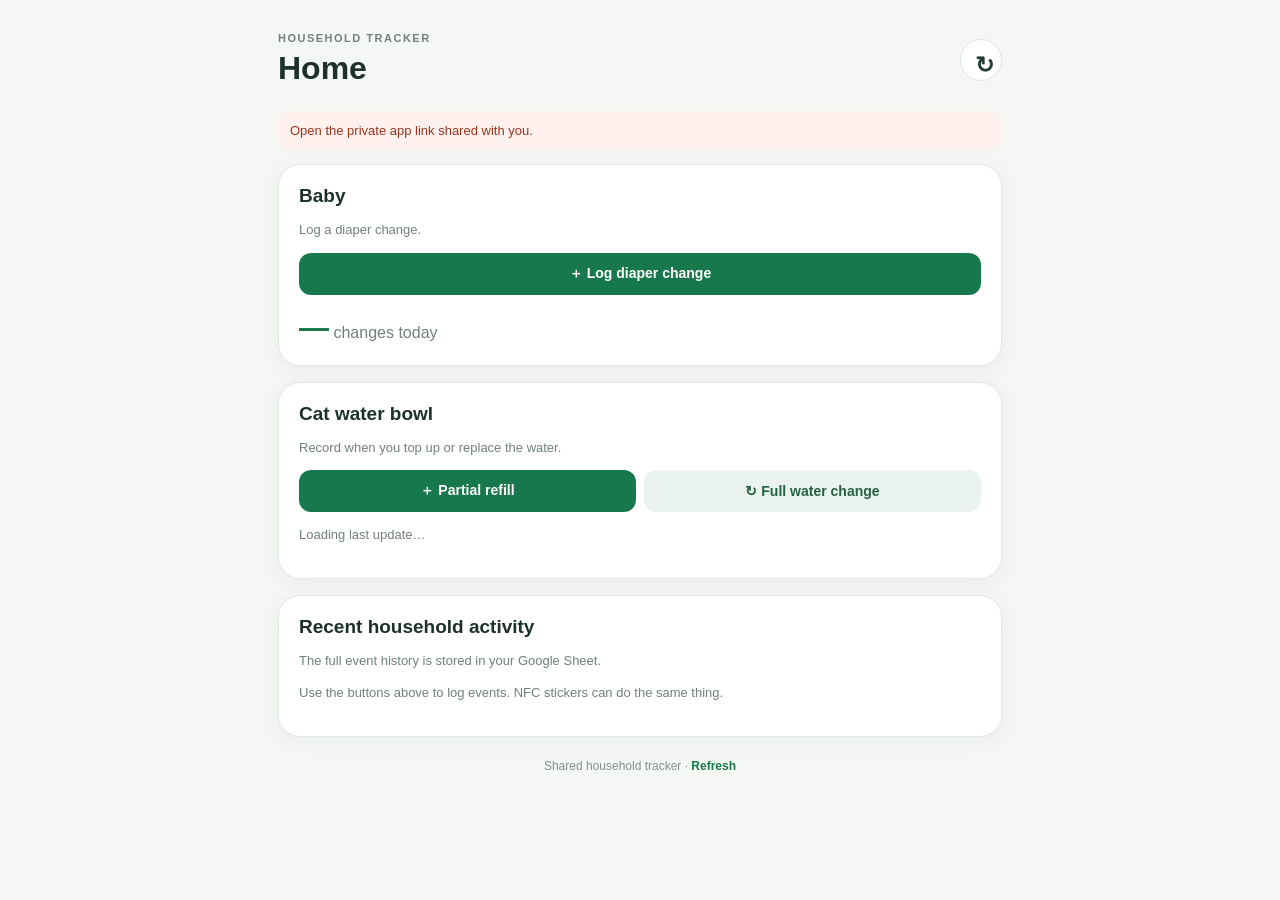
<file: household-app/index.html>
<!doctype html>
<html lang="en"><head><meta charset="utf-8"><meta name="viewport" content="width=device-width,initial-scale=1"><meta name="theme-color" content="#f5f7f4"><link rel="manifest" href="manifest.webmanifest"><link rel="stylesheet" href="style.css"><title>Household Tracker</title></head>
<body><main class="wrap"><header><div><p class="eyebrow">HOUSEHOLD TRACKER</p><h1>Home</h1></div><button class="iconbtn" onclick="refresh()">↻</button></header><div id="notice" class="notice" hidden></div>
<section class="panel"><h2>Baby</h2><p class="muted">Log a diaper change.</p><button onclick="manual({type:'diaper'})">＋ Log diaper change</button><p class="stat"><strong id="diapers">—</strong><span> changes today</span></p></section>
<section class="panel"><h2>Cat water bowl</h2><p class="muted">Record when you top up or replace the water.</p><div class="quick"><button onclick="manual({type:'cat',event:'Refill'})">＋ Partial refill</button><button class="secondary" onclick="manual({type:'cat',event:'Full change'})">↻ Full water change</button></div><p class="muted" id="cat-last">Loading last update…</p></section>
<section class="panel"><h2>Recent household activity</h2><p class="muted">The full event history is stored in your Google Sheet.</p><p class="muted">Use the buttons above to log events. NFC stickers can do the same thing.</p></section>
<footer>Shared household tracker · <button class="textbtn" onclick="refresh()">Refresh</button></footer></main>
<script src="config.js"></script><script src="common.js"></script><script>
function render(d){document.getElementById("diapers").textContent=d.diaperChangesToday;document.getElementById("cat-last").textContent=d.catWaterLastEvent?"Last: "+d.catWaterLastEvent.event+" · "+new Date(d.catWaterLastEvent.timestamp).toLocaleString():"No cat water events logged yet.";}
refresh();setInterval(refresh,60000);
</script></body></html>
<script>if("serviceWorker" in navigator)navigator.serviceWorker.register("./sw.js").catch(()=>{});</script>
</file>
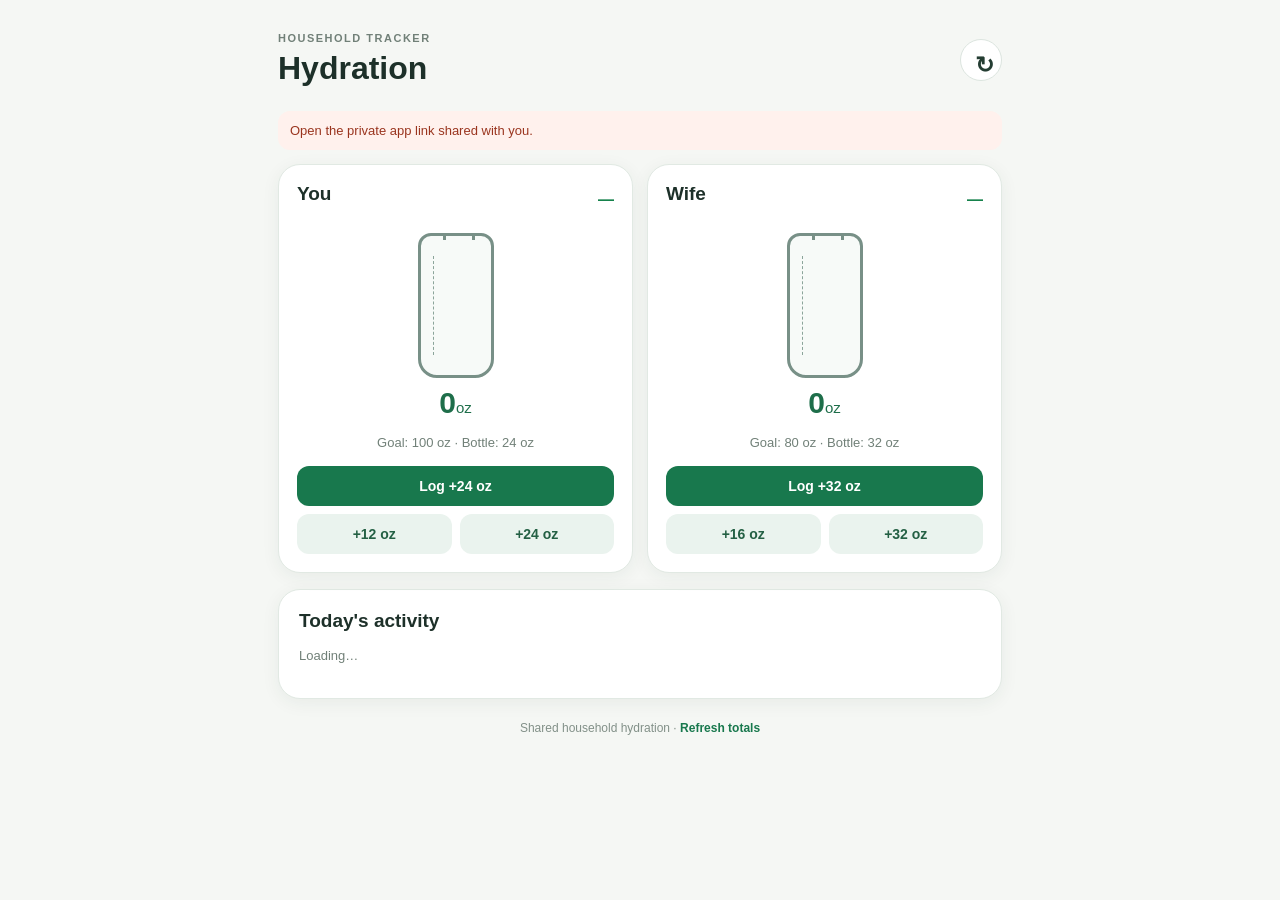
<file: hydration-app/index.html>
<!doctype html>
<html lang="en"><head><meta charset="utf-8"><meta name="viewport" content="width=device-width,initial-scale=1">
<meta name="theme-color" content="#f5f7f4"><link rel="manifest" href="manifest.webmanifest"><link rel="stylesheet" href="style.css"><title>Hydration</title></head>
<body><main class="wrap">
<header><div><p class="eyebrow">HOUSEHOLD TRACKER</p><h1>Hydration</h1></div><button class="iconbtn" onclick="refresh()" aria-label="Refresh">↻</button></header>
<div id="notice" class="notice" hidden></div>
<section class="people">
<article class="person"><div class="personhead"><h2>You</h2><span id="you-percent">—</span></div><div class="bottle"><div id="you-water" class="water"></div><div class="bottlemark"></div></div><div class="amount"><strong id="you-total">0</strong><span>oz</span></div><p class="muted">Goal: <span id="you-goal">100</span> oz · Bottle: 24 oz</p><button onclick="manual({type:'hydration',person:'You',ounces:24})">Log +24 oz</button><div class="quick"><button class="secondary" onclick="manual({type:'hydration',person:'You',ounces:12})">+12 oz</button><button class="secondary" onclick="manual({type:'hydration',person:'You',ounces:24})">+24 oz</button></div></article>
<article class="person"><div class="personhead"><h2>Wife</h2><span id="wife-percent">—</span></div><div class="bottle"><div id="wife-water" class="water"></div><div class="bottlemark"></div></div><div class="amount"><strong id="wife-total">0</strong><span>oz</span></div><p class="muted">Goal: <span id="wife-goal">80</span> oz · Bottle: 32 oz</p><button onclick="manual({type:'hydration',person:'Wife',ounces:32})">Log +32 oz</button><div class="quick"><button class="secondary" onclick="manual({type:'hydration',person:'Wife',ounces:16})">+16 oz</button><button class="secondary" onclick="manual({type:'hydration',person:'Wife',ounces:32})">+32 oz</button></div></article>
</section>
<section class="panel"><div class="sectionhead"><h2>Today's activity</h2><span id="today"></span></div><div id="activity" class="activity"><p class="muted">Loading…</p></div></section>
<footer>Shared household hydration · <button class="textbtn" onclick="refresh()">Refresh totals</button></footer>
</main><script src="config.js"></script><script src="common.js"></script><script>
function render(d){const h=d.hydration;["You","Wife"].forEach(w=>{const x=h[w],pct=Math.min(100,Math.round(x.total/x.goal*100));document.getElementById(w.toLowerCase()+"-total").textContent=x.total;document.getElementById(w.toLowerCase()+"-goal").textContent=x.goal;document.getElementById(w.toLowerCase()+"-percent").textContent=pct+"%";document.getElementById(w.toLowerCase()+"-water").style.height=pct+"%";});document.getElementById("today").textContent=d.date;document.getElementById("activity").innerHTML=h.recent.length?h.recent.map(x=>`<div class="event"><span>${x.person} · ${fmtTime(x.timestamp)}</span><strong>+${x.ounces} oz</strong></div>`).join(""):'<p class="muted">No drinks logged yet today.</p>';}
refresh();setInterval(refresh,60000);
</script></body></html>
<script>if("serviceWorker" in navigator)navigator.serviceWorker.register("./sw.js").catch(()=>{});</script>
</file>
<file: household-app/style.css>
*{box-sizing:border-box}body{margin:0;background:#f5f7f4;color:#1d3029;font:16px -apple-system,BlinkMacSystemFont,"Segoe UI",sans-serif}.wrap{max-width:760px;margin:auto;padding:24px 18px 40px}header,.personhead,.sectionhead,.event{display:flex;justify-content:space-between;align-items:center}header{margin:8px 0 24px}.eyebrow{font-size:11px;letter-spacing:1.5px;color:#718078;font-weight:700;margin:0 0 6px}h1{font-size:32px;margin:0}h2{font-size:19px;margin:0 0 12px}.iconbtn{background:white;color:#243d32;border:1px solid #dce5df;border-radius:50%;width:42px;height:42px;font-size:23px}.people{display:grid;grid-template-columns:repeat(2,minmax(0,1fr));gap:14px}.person,.panel{background:white;border:1px solid #e1e9e3;border-radius:22px;padding:18px;margin-bottom:16px;box-shadow:0 4px 18px #183d2810}.personhead span{color:#16824c;font-weight:700}.bottle{height:145px;width:76px;border:3px solid #789087;border-radius:13px 13px 19px 19px;margin:16px auto 8px;position:relative;overflow:hidden;background:#f7faf8}.bottle:before{content:"";position:absolute;top:-11px;left:22px;width:26px;height:12px;border:3px solid #789087;border-bottom:0;border-radius:5px 5px 0 0}.water{position:absolute;bottom:0;left:0;width:100%;height:0;background:linear-gradient(0deg,#40a9d9,#8bd7ed);transition:height .7s}.bottlemark{position:absolute;inset:20px 12px;border-left:1px dashed #8ba49a;pointer-events:none}.amount{text-align:center;font-size:30px;color:#1e6e4a}.amount strong{font-weight:750}.amount span{font-size:15px}.muted{color:#718078;font-size:13px;line-height:1.5}.person>.muted{text-align:center}button{border:0;border-radius:12px;background:#18784d;color:white;padding:12px 14px;font-size:14px;font-weight:650;width:100%;cursor:pointer}.quick{display:flex;gap:8px;margin-top:8px}.quick button{flex:1}.secondary{background:#eaf3ee;color:#246044}.panel{padding:20px}.panel h2{margin-bottom:8px}.stat{margin:16px 0 0;color:#718078}.stat strong{font-size:30px;color:#18784d}.activity{margin-top:14px}.event{padding:12px 0;border-top:1px solid #edf1ee;font-size:14px}.event strong{color:#18784d}.sectionhead h2{margin:0}.sectionhead span{font-size:12px;color:#718078}.notice{background:#fff1ed;color:#9a351f;padding:12px;border-radius:12px;margin-bottom:14px;font-size:13px}footer{text-align:center;color:#829088;font-size:12px;margin-top:22px}.textbtn{width:auto;padding:0;background:none;color:#18784d;font-size:12px}@media(max-width:480px){.wrap{padding:18px 12px 30px}.people{gap:9px}.person{padding:13px 10px}.person h2{font-size:17px}.bottle{height:125px}.amount{font-size:26px}.person button{font-size:12px;padding:11px 5px}.quick{gap:5px}.quick button{padding:10px 3px}}
</file>
<file: hydration-app/style.css>
*{box-sizing:border-box}body{margin:0;background:#f5f7f4;color:#1d3029;font:16px -apple-system,BlinkMacSystemFont,"Segoe UI",sans-serif}.wrap{max-width:760px;margin:auto;padding:24px 18px 40px}header,.personhead,.sectionhead,.event{display:flex;justify-content:space-between;align-items:center}header{margin:8px 0 24px}.eyebrow{font-size:11px;letter-spacing:1.5px;color:#718078;font-weight:700;margin:0 0 6px}h1{font-size:32px;margin:0}h2{font-size:19px;margin:0 0 12px}.iconbtn{background:white;color:#243d32;border:1px solid #dce5df;border-radius:50%;width:42px;height:42px;font-size:23px}.people{display:grid;grid-template-columns:repeat(2,minmax(0,1fr));gap:14px}.person,.panel{background:white;border:1px solid #e1e9e3;border-radius:22px;padding:18px;margin-bottom:16px;box-shadow:0 4px 18px #183d2810}.personhead span{color:#16824c;font-weight:700}.bottle{height:145px;width:76px;border:3px solid #789087;border-radius:13px 13px 19px 19px;margin:16px auto 8px;position:relative;overflow:hidden;background:#f7faf8}.bottle:before{content:"";position:absolute;top:-11px;left:22px;width:26px;height:12px;border:3px solid #789087;border-bottom:0;border-radius:5px 5px 0 0}.water{position:absolute;bottom:0;left:0;width:100%;height:0;background:linear-gradient(0deg,#40a9d9,#8bd7ed);transition:height .7s}.bottlemark{position:absolute;inset:20px 12px;border-left:1px dashed #8ba49a;pointer-events:none}.amount{text-align:center;font-size:30px;color:#1e6e4a}.amount strong{font-weight:750}.amount span{font-size:15px}.muted{color:#718078;font-size:13px;line-height:1.5}.person>.muted{text-align:center}button{border:0;border-radius:12px;background:#18784d;color:white;padding:12px 14px;font-size:14px;font-weight:650;width:100%;cursor:pointer}.quick{display:flex;gap:8px;margin-top:8px}.quick button{flex:1}.secondary{background:#eaf3ee;color:#246044}.panel{padding:20px}.panel h2{margin-bottom:8px}.stat{margin:16px 0 0;color:#718078}.stat strong{font-size:30px;color:#18784d}.activity{margin-top:14px}.event{padding:12px 0;border-top:1px solid #edf1ee;font-size:14px}.event strong{color:#18784d}.sectionhead h2{margin:0}.sectionhead span{font-size:12px;color:#718078}.notice{background:#fff1ed;color:#9a351f;padding:12px;border-radius:12px;margin-bottom:14px;font-size:13px}footer{text-align:center;color:#829088;font-size:12px;margin-top:22px}.textbtn{width:auto;padding:0;background:none;color:#18784d;font-size:12px}@media(max-width:480px){.wrap{padding:18px 12px 30px}.people{gap:9px}.person{padding:13px 10px}.person h2{font-size:17px}.bottle{height:125px}.amount{font-size:26px}.person button{font-size:12px;padding:11px 5px}.quick{gap:5px}.quick button{padding:10px 3px}}
</file>
